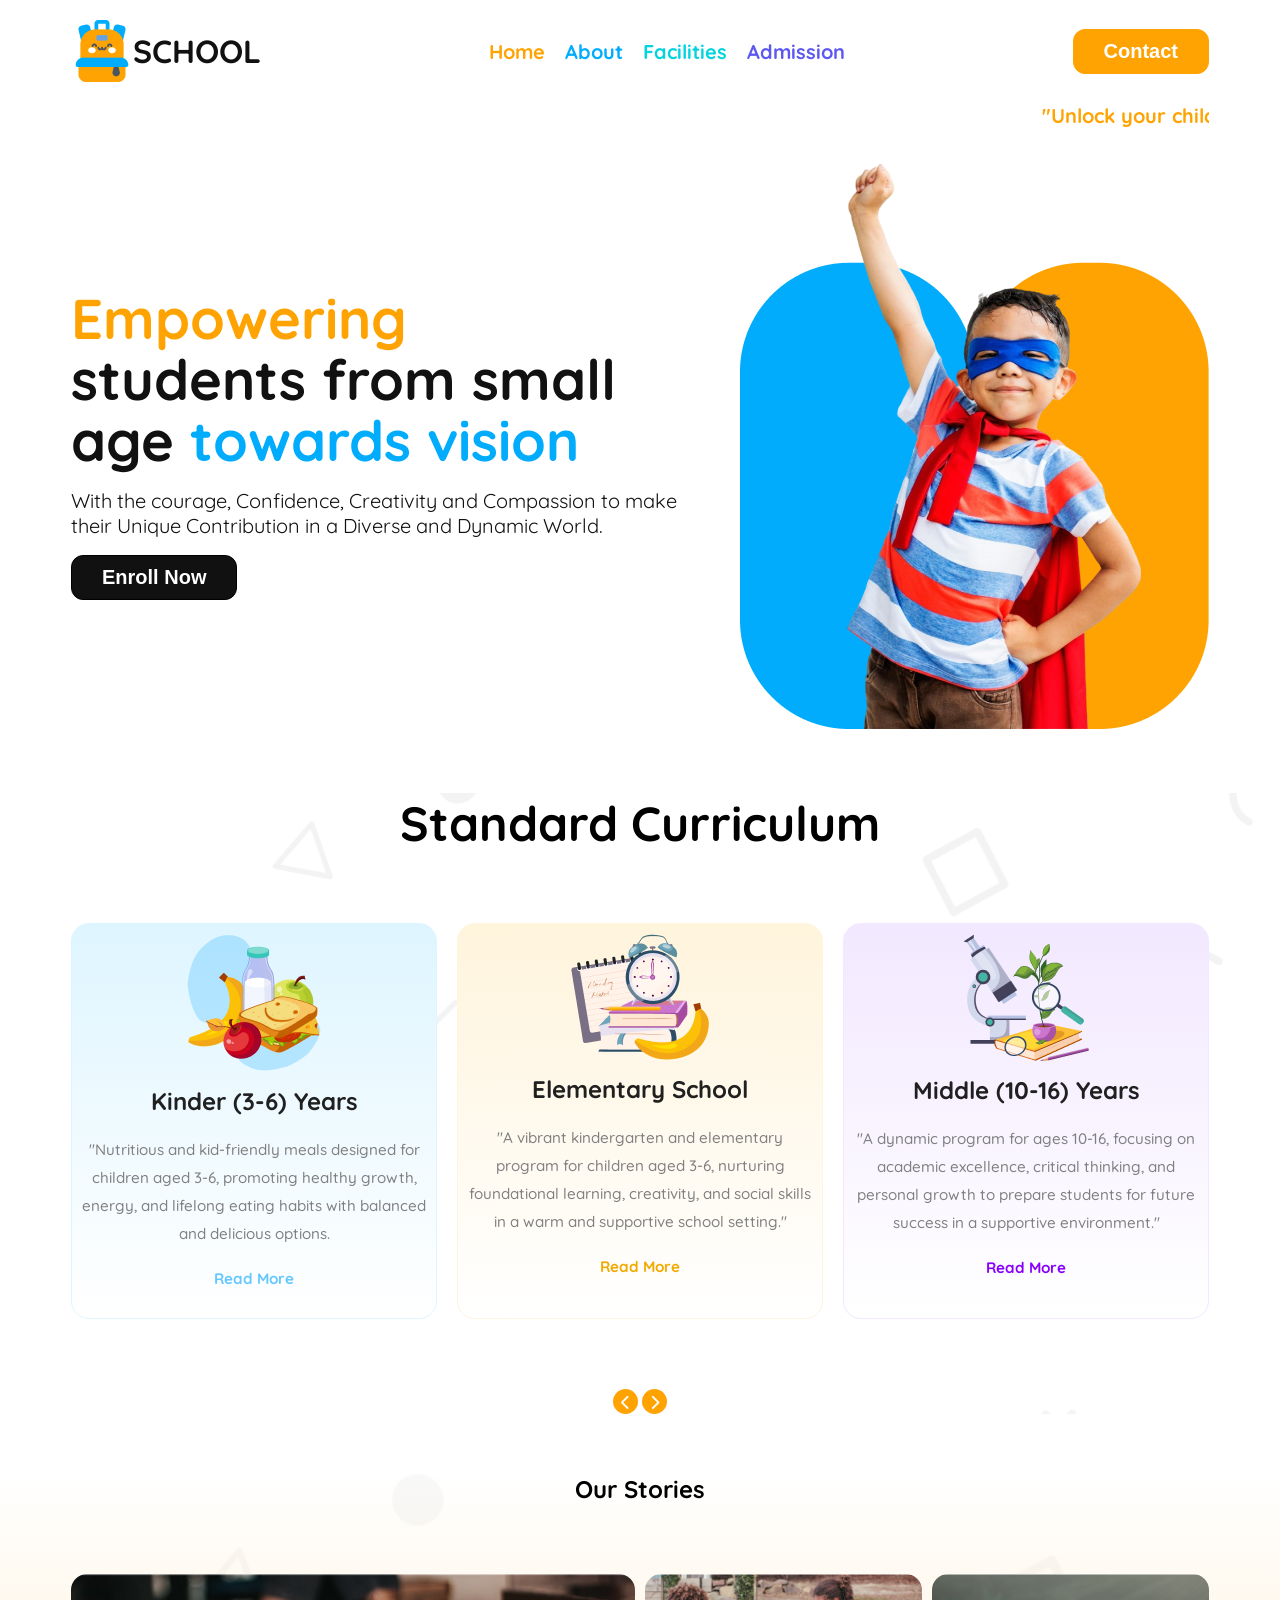
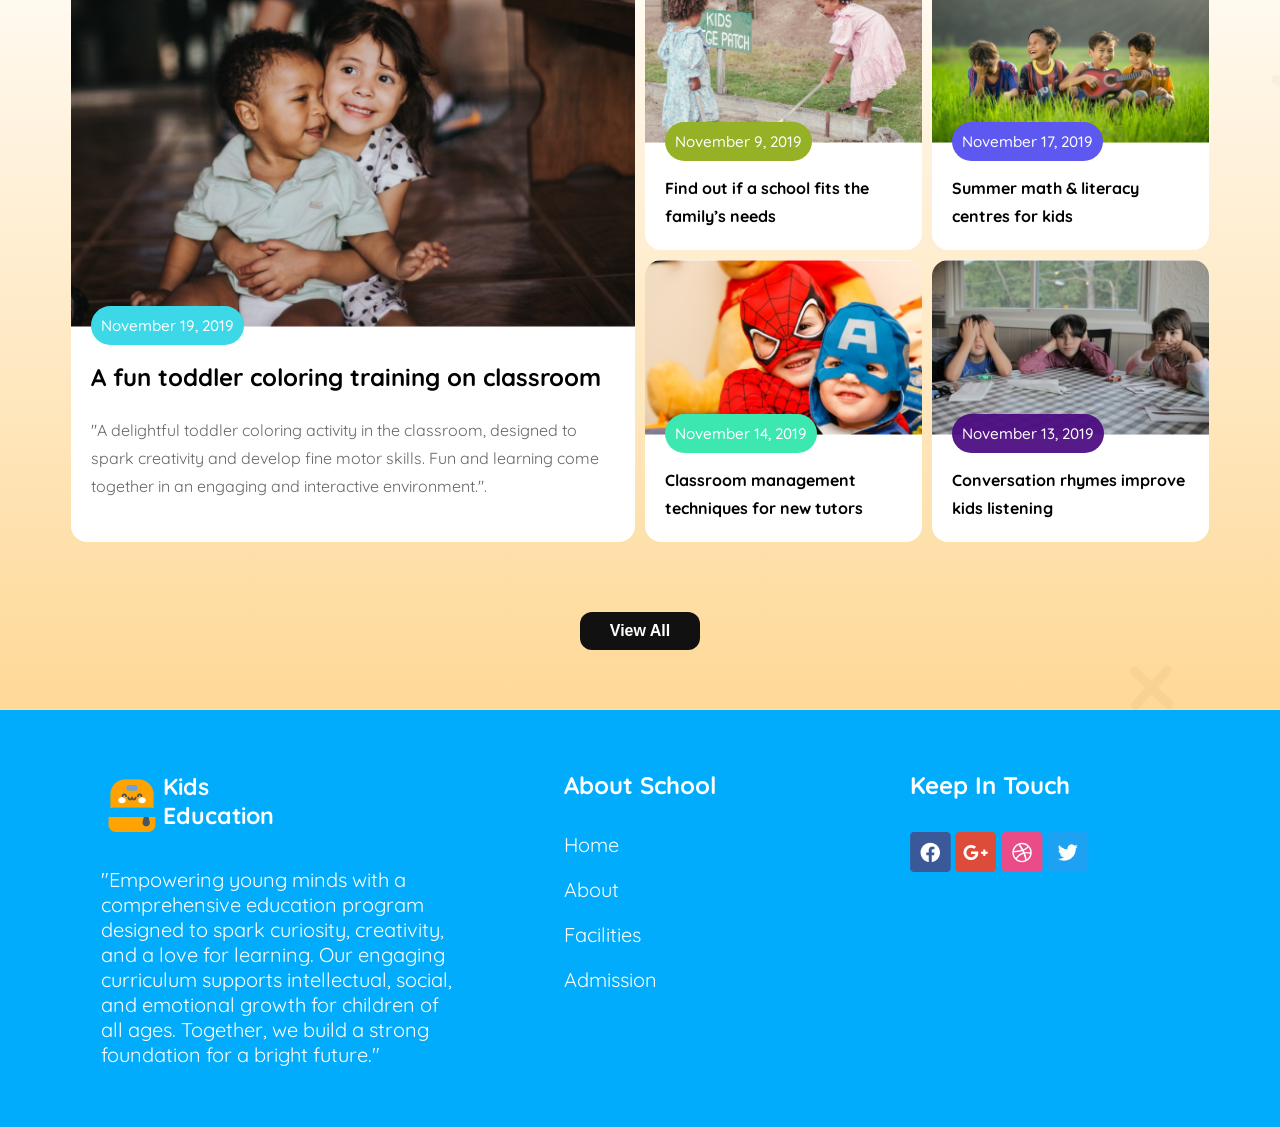
<file: index.html>
<!DOCTYPE html>
<html lang="en">
<head>
    <meta charset="UTF-8">
    <meta name="viewport" content="width=device-width, initial-scale=1.0">
    <link rel="stylesheet" href="https://cdnjs.cloudflare.com/ajax/libs/font-awesome/6.7.2/css/all.min.css" integrity="sha512-Evv84Mr4kqVGRNSgIGL/F/aIDqQb7xQ2vcrdIwxfjThSH8CSR7PBEakCr51Ck+w+/U6swU2Im1vVX0SVk9ABhg==" crossorigin="anonymous" referrerpolicy="no-referrer" />
    <title>kid school</title>
    <link rel="stylesheet" href="./style/style.css">
</head>
<body class="quicksand-font">
    
    <header>
        <nav class="nav-bar  display-flex  commone-margin">
            <div class="school  display-flex">
                <img src="./assets/logo.png" alt="">
                <span>SCHOOL</span>
            </div>

            <ul class="link-list  display-flex ">
                <li><a href="" class="Home link-hover-style">Home</a></li>
                <li><a href="" class="About link-hover-style">About</a></li>
                <li><a href="" class="Facilities link-hover-style">Facilities</a></li>
                <li><a href="" class="Admission link-hover-style">Admission</a></li>
            </ul>



            <div class="contact-btn display-flex">
                <button>Contact</button>
                <i class="fa-solid fa-bars fa-2xl"></i>
            </div>

            
        </nav>

        <div class="commone-margin  marquee">
            <marquee behavior="" direction="">"Unlock your child's potential with our engaging and innovative education programs, nurturing creativity, curiosity, and a lifelong love for learning!"</marquee>
        </div>

        <div class="banner-container commone-margin  display-flex">
            <div class="banner-content">
                <h1><span class="Empowering">Empowering</span><br>
                    students from small age <span class="towards">towards vision</span></h1>

                <p>With the courage, Confidence, Creativity and Compassion to make their Unique Contribution in a Diverse and Dynamic World.</p>

                <button>Enroll Now</button>
            </div>



            <div class="banner-img">
                <img src="./assets/hero-kids.png" alt="">
            </div>

        </div>

        

    </header>



    <main>
        <section class="Standard-Curriculum-section commone-bg-img" style="width: 100%;">
            <div class="Standard-item-container commone-margin">



               <h2>Standard Curriculum</h2>
               <div class="Standard-item-content">
                    <div class="item item-1">
                     <img src="./assets/kinder.png" alt="">
                     <h3>Kinder (3-6) Years</h3>
                     <p>"Nutritious and kid-friendly meals designed for children aged 3-6, promoting healthy growth, energy, and lifelong eating habits with balanced and delicious options.

                     </p>
                        <span>Read More</span>

                    </div>

                    <div class="item item-2">
                        <img src="./assets/elementary.png" alt="">
                        <h3>Elementary School</h3>
                        <p>"A vibrant kindergarten and elementary program for children aged 3-6, nurturing foundational learning, creativity, and social skills in a warm and supportive school setting."</p>
                           <span>Read More</span>
   
                       </div>
   
                       <div class="item item-3">
                        <img src="./assets/middle.png" alt="">
                        <h3>Middle (10-16) Years</h3>
                        <p>"A dynamic program for ages 10-16, focusing on academic excellence, critical thinking, and personal growth to prepare students for future success in a supportive environment."</p>
                           <span>Read More</span>
   
                       </div>
   



           
                </div>

                <div class="chevoron-icon">

                    <span class="left"><i class="fa-solid fa-chevron-left fa-2xl"></i></span>

                    <span class="right"><i class="fa-solid fa-chevron-right fa-2xl"></i></span>
                   
                </div>


            </div>
            

            





        </section>


        <section class="our-stories-section "  style="width: 100%;">
            <div class="stories-container commone-margin">
            <h2>Our Stories</h2>
            <div class="stories-content ">
                <div class="storie-item storie-item-1">
                    <img src="./assets/story-1.png" alt="">

                    <div class="content-box">
                    <span>November 19, 2019</span>
                    <h3>A fun toddler coloring training on
                        classroom</h3>
                        <p>"A delightful toddler coloring activity in the classroom, designed to spark creativity and develop fine motor skills. Fun and learning come together in an engaging and interactive environment.".</p>
                        </div>
                </div>



                <div class="storie-item storie-item-2">
                    <img src="./assets/story-2.png" alt="">
                    <div class="content-box">

                    <span>November 9, 2019</span>
                    <h3>Find out if a school fits the
                        family’s needs</h3>
                    </div>
                </div>



                <div class="storie-item storie-item-3">
                    <img src="./assets/story-3.png" alt="">
                    <div class="content-box">

                    <span>November 17, 2019</span>
                    <h3>Summer math & literacy
                        centres for kids</h3>
                    </div>
                    
                </div>


                <div class="storie-item storie-item-4">
                    <img src="./assets/story-4.png" alt="">
                    <div class="content-box">

                    <span>November 14, 2019</span>
                    <h3>Classroom management
                        techniques for new tutors</h3>
                    </div>
                </div>



                <div class="storie-item storie-item-5">
                    <img src="./assets/story-5.png" alt="">
                    <div class="content-box">

                    <span>November 13, 2019</span>
                    <h3>Conversation rhymes
                        improve kids listening</h3>
                    </div>
                </div>









            </div>
            <button>View All</button>
        </div>
        </section>









    </main>



    <footer class="footer">
        <div class="footer-container commone-margin">
        <div>
            <div class="footer-logo">
                <img src="./assets/logo.png" alt="">
                <span>Kids <br>Education</span>
            </div>
           
            <p>"Empowering young minds with a comprehensive education program designed to spark curiosity, creativity, and a love for learning. Our engaging curriculum supports intellectual, social, and emotional growth for children of all ages. Together, we build a strong foundation for a bright future."</p>
        </div>

        


        <div class="about-link">
            <h4>About School</h4>
            <ul>
                <li><a href="">Home</a></li>
                <li><a href="">About</a></li>
                <li><a href="">Facilities</a></li>
                <li><a href="">Admission</a></li>
            </ul>
        </div>


        <div class="keep-touch">
            <h4>Keep In Touch</h4>
            <img src="./assets/fb.png" alt="">
            <img src="./assets/google+.png" alt="">
            <img src="./assets/dribble.png" alt="">
            <img src="./assets/twitter.png" alt="">
        </div>

    </div>
    </footer>










</body>
</html>
</file>
<file: style/style.css>
@import url('https://fonts.googleapis.com/css2?family=Quicksand:wght@300..700&display=swap');


.quicksand-font {
    font-family: "Quicksand", serif;
    font-optical-sizing: auto;
    font-weight: 400;
    font-style: normal;
  }
  




*{
    margin: 0;
    padding: 0;
    box-sizing: border-box;
}

/* share style start */
body a{
    text-decoration: none;
    color: black;
}

body ul>li{
    list-style: none;
}
.commone-margin{
    max-width: 1158px;
    margin: 20px auto;
    padding: 0 10px;
}
.display-flex{
    display: flex;
}

.link-hover-style:hover{
    color: #be0505;
    
}


.commone-bg-img{
    margin: 60px 0;
    background-image: url(../assets/bg.png);
    width: 100%;
    background-repeat: no-repeat;
    background-size: cover;
    background-position: center;
}









/* share style end */




/* header style start */

/* nav-bar */
.nav-bar{
    align-items: center;
    justify-content: space-between;
}
.school{
    justify-content: center;
    align-items: center;
}
.school span{
    font-size: 2rem;
    font-weight: 700;
    color: #111111;
}

.link-list{
    align-items: center;
    justify-content: center;
    gap: 20px;
}
.link-list>li>a{
    font-size: 1.25rem;
    font-weight: 700;

}
.Home{
    color:#FEA301 ;
}

.About{

    color:#01ACFD ;
}
.Facilities{
    color:rgba(5, 212, 223, 1) ;
}
.Admission{
    color:rgba(93, 88, 239, 1) ;
}

.contact-btn{
    align-items: center;
    justify-content: center;
}

.contact-btn button{
    font-size: 1.25rem;
    font-weight: 600;
    color:#FFFFFF ;
    padding: 10px 30px;
    background-color: #FEA301;
    border-radius:12px;
    border: none;
    border: 1px solid #FEA301;

}
.contact-btn button:hover{
background-color: #FFFFFF;
color: #FEA301;
}
.contact-btn>i{
   font-size: 40px;
    display: none;
}
.banner-container{
    align-items: center;
    justify-content: space-between;
}
.banner-content{
    max-width: 640px;
}

.banner-img img{
    width: 100%;
}
.banner-content h1{
    font-size: 3.5rem;
    color: #111111;
    line-height: 61px;
    /* margin-bottom: 10px; */
}
.Empowering{
    color: #FEA301;
}
.towards{
    color:#01ACFD ;
}

.banner-content p{
    font-size: 1.25rem;
    color: #111111;
    /* margin-bottom: 10px; */
    padding: 17px 0px;
}
.banner-content button{
    font-size: 1.25rem;
    font-weight: 700;
    color:#FFFFFF ;
    padding: 10px 30px;
    background-color: #111111;
    border-radius:12px ;
    border: 1px solid black;
}
.banner-content button:hover{
    color: #111111;
    background-color: #FFFFFF;
}


.marquee marquee{

    font-size: 1.25rem;
    font-weight: 700;
    color: #FEA301;
    line-height: 28px;
}


/* header style end */


/* main style start */
/* Standard-Curriculum-section style start */
.chevoron-icon span>i{
    font-size: 15px;
    color: #FFFFFF;
    cursor: pointer;
    
}

.chevoron-icon span{

    display: inline-block;
    
    height: 25px;
    width: 25px;
    background-color: #FEA301;
    text-align: center;
    border-radius: 50%;
 
}

.Standard-item-container{
    text-align: center;
}
.Standard-item-container h2{
    font-size: 3rem;
    font-weight: 700;
    color: rgba(0, 0, 0, 1);
}
.Standard-item-content {
max-width: 1160px;
margin: 70px 0px;
display: grid;
grid-template-columns: repeat(3, 1fr);
gap: 20px;
}

.Standard-item-content>.item{
    padding: 10px;
    border-radius:18px ;
    /* box-shadow: 3px 3px ; */
    border: none;
}

/* .Standard-item-content>.item img{
width: 100%;
} */


.Standard-item-content>.item h3{
    font-size: 1.5rem;
    font-weight: 700;
    color: rgba(32, 32, 32, 1);
    padding-top: 10px;
}

.Standard-item-content>.item p{
    font-size: 0.95rem;
    font-weight: 500;
    color: rgba(128, 128, 128, 1);
    padding: 20px 0;
    line-height: 28px;
}

.Standard-item-content>.item span{

    display: inline-block;
    font-size: 0.95rem;
    font-weight: 700;
    color: rgba(128, 128, 128, 1);
    margin-bottom: 20px;
    
}
.Standard-item-content>.item span:hover{

    color: #be0505;
    cursor: pointer;
}

.Standard-item-content>.item-1{
    background-image: linear-gradient(rgba(222, 245, 255, 1) ,rgba(255, 255, 255, 1));
    border: 1px solid rgba(222, 245, 255, 1);
}

.Standard-item-content>.item-1>span{

    color: rgba(100, 200, 255, 1);
}

.Standard-item-content>.item-2{
    background-image: linear-gradient(rgba(255, 244, 220, 1) ,rgba(255, 255, 255, 1));
    border: 1px solid rgba(255, 244, 220, 1);
}

.Standard-item-content>.item-2>span{

    color: rgba(240, 170, 0, 1);
}

.Standard-item-content>.item-3{
    background-image: linear-gradient(rgba(242, 232, 255, 1) 0%, #FFFFFF);
    border: 1px solid rgba(242, 232, 255, 1);
}


.Standard-item-content>.item-3>span{

    color: rgba(135, 0, 255, 1);
}



/* Standard-Curriculum-section style end */

/* stories-section style start */

.our-stories-section{
    background-image: linear-gradient(rgba(255, 255, 255, 0.466),rgba(254, 161, 1, 0.411)  ),
     url(../assets/bg.png);
    width: 100%;
    background-repeat: no-repeat;
    background-size: cover;
    background-position: center;
    margin-bottom: 0px;
}
.stories-container{
    text-align: center;
    margin-bottom: 0px;
}
.stories-content{
    
        max-width: 1160px;
        margin: 70px 0px;
        display: grid;
       

        grid-template-areas:
        'a-fun a-fun find-out summer'
        'a-fun a-fun classroom conversation'
        ;
    
        gap: 10px;
        
}
.storie-item img{
    width: 100%;
}
.storie-item{
    background-color: #FFFFFF;
}


.storie-item-1{
    grid-area: a-fun;
    
}


.storie-item-2{
    grid-area: find-out;
}

.storie-item-3{
    grid-area: summer;
}

.storie-item-4{
    grid-area: classroom;
}

.storie-item-5{
    grid-area: conversation;
}

.storie-item{
    
   border-radius: 16px;
   overflow: hidden;
   
}

.content-box{
    text-align: start;
    padding: 20px;
}
.content-box span{
  font-size: 0.95rem;  
  font-weight: 500;
  color:#FFFFFF;
  display: inline-block;
}

.storie-item-1>.content-box>span{
    background-color: rgba(60, 216, 232, 1);
    padding: 10px;
    border-radius: 47px;
    position: absolute;
    margin-top: -45px;
}

.storie-item-2>.content-box>span{
    background-color: rgba(149, 178, 38, 1);
    padding: 10px;
    border-radius: 47px;
    position: absolute;
    margin-top: -45px;
}


.storie-item-3>.content-box>span{
    background-color: rgba(93, 88, 240, 1);
    padding: 10px;
    border-radius: 47px;
    position: absolute;
    margin-top: -45px;
}


.storie-item-4>.content-box>span{
    background-color: rgb(60, 232, 175);
    padding: 10px;
    border-radius: 47px;
    position: absolute;
    margin-top: -45px;
}

.storie-item-5>.content-box>span{
    background-color: rgba(75, 10, 129, 0.934);
    padding: 10px;
    border-radius: 47px;
    position: absolute;
    margin-top: -45px;
}
.content-box h3{
    font-size: 1rem;
    font-weight: 700;
    color: rgba(0, 0, 0, 1);
    line-height: 28px;
    margin-top: 7px;
}

.storie-item-1>.content-box>h3{

    font-size: 1.5rem;
    line-height: 38px;

}

.storie-item-1>.content-box>p{

    font-size: 1rem;
    line-height: 28px;
    color: rgba(102, 102, 102, 1);
    margin-top: 20px;

}

.stories-container button{
    margin-bottom: 60px;
    font-size: 1rem;
    color: #FFFFFF;
    background-color: #111111;
    font-weight: 600;
    border-radius: 12px;
    padding: 10px 30px;
    border: none;
}


/* stories-section style end */








/* main style end */


/* footer style start*/

.footer{
    width: 100%;
    background-color:rgba(1, 172, 253, 1) ;
   display: flex;
   align-items: center;
   justify-content: center;
   
}

 .footer-container{

    /* min-width: 1070px;
    margin: 0 auto; */
    display: grid;
    
    grid-template-columns: repeat(3,1fr);
    justify-items: center;
    

    padding: 40px;
}
.footer-logo span{
    /* display: inline-block; */
    font-size: 1.45rem;
    color: #FFFFFF;
    font-weight: 700;
}
.footer-logo{
    display: flex;
    /* justify-content: center; */
    align-items: center;
    margin-bottom:35px ;
}

.footer-container p{
    font-size: 1.25rem;
    color: #FFFFFF;

}

.about-link h4{
    font-size: 1.5rem;
    color: #FFFFFF;
    font-weight: 700;
    margin-bottom: 32px;
}

.about-link ul{
    display: flex;
    flex-direction: column;
    gap: 20px;
    
}

.about-link ul>li>a{
    color: #FFFFFF;
    font-size: 1.25rem;
}

.keep-touch h4{
    font-size: 1.5rem;
    color: #FFFFFF;
    font-weight: 700;
    margin-bottom: 32px;
}






/* mobile style start */
@media screen and (max-width:576px){

    /* header style start */
    .nav-bar{

        /* padding: 20px 0; */
        /* margin-top: 0%; */
        padding-bottom: 20px;
    border-bottom: 1px solid #FEA301;
    }
    .link-list,
    .contact-btn button,
    .chevoron-icon,
    .storie-item-1
    {
        display: none;
    }

    .contact-btn>i{
        display: block;
    }
    .banner-container{
        flex-direction: column-reverse;
        gap: 20px;
    }
    .banner-content{
        text-align: center;
    }
    
    /* header style end */

    /* main style start */
    /* 1 */
    .Standard-item-content{
        grid-template-columns:1fr ;
        gap: 20px;
    }

    .stories-content{

        grid-template-areas:
        ' find-out summer'
        ' classroom conversation'
        ;
    }
 
     /* main style end */

     /* footer */
     .footer-container{
        grid-template-columns: 1fr;
        /* align-content: start; */
        justify-items: start;
        gap: 25px;
     }
}
</file>
